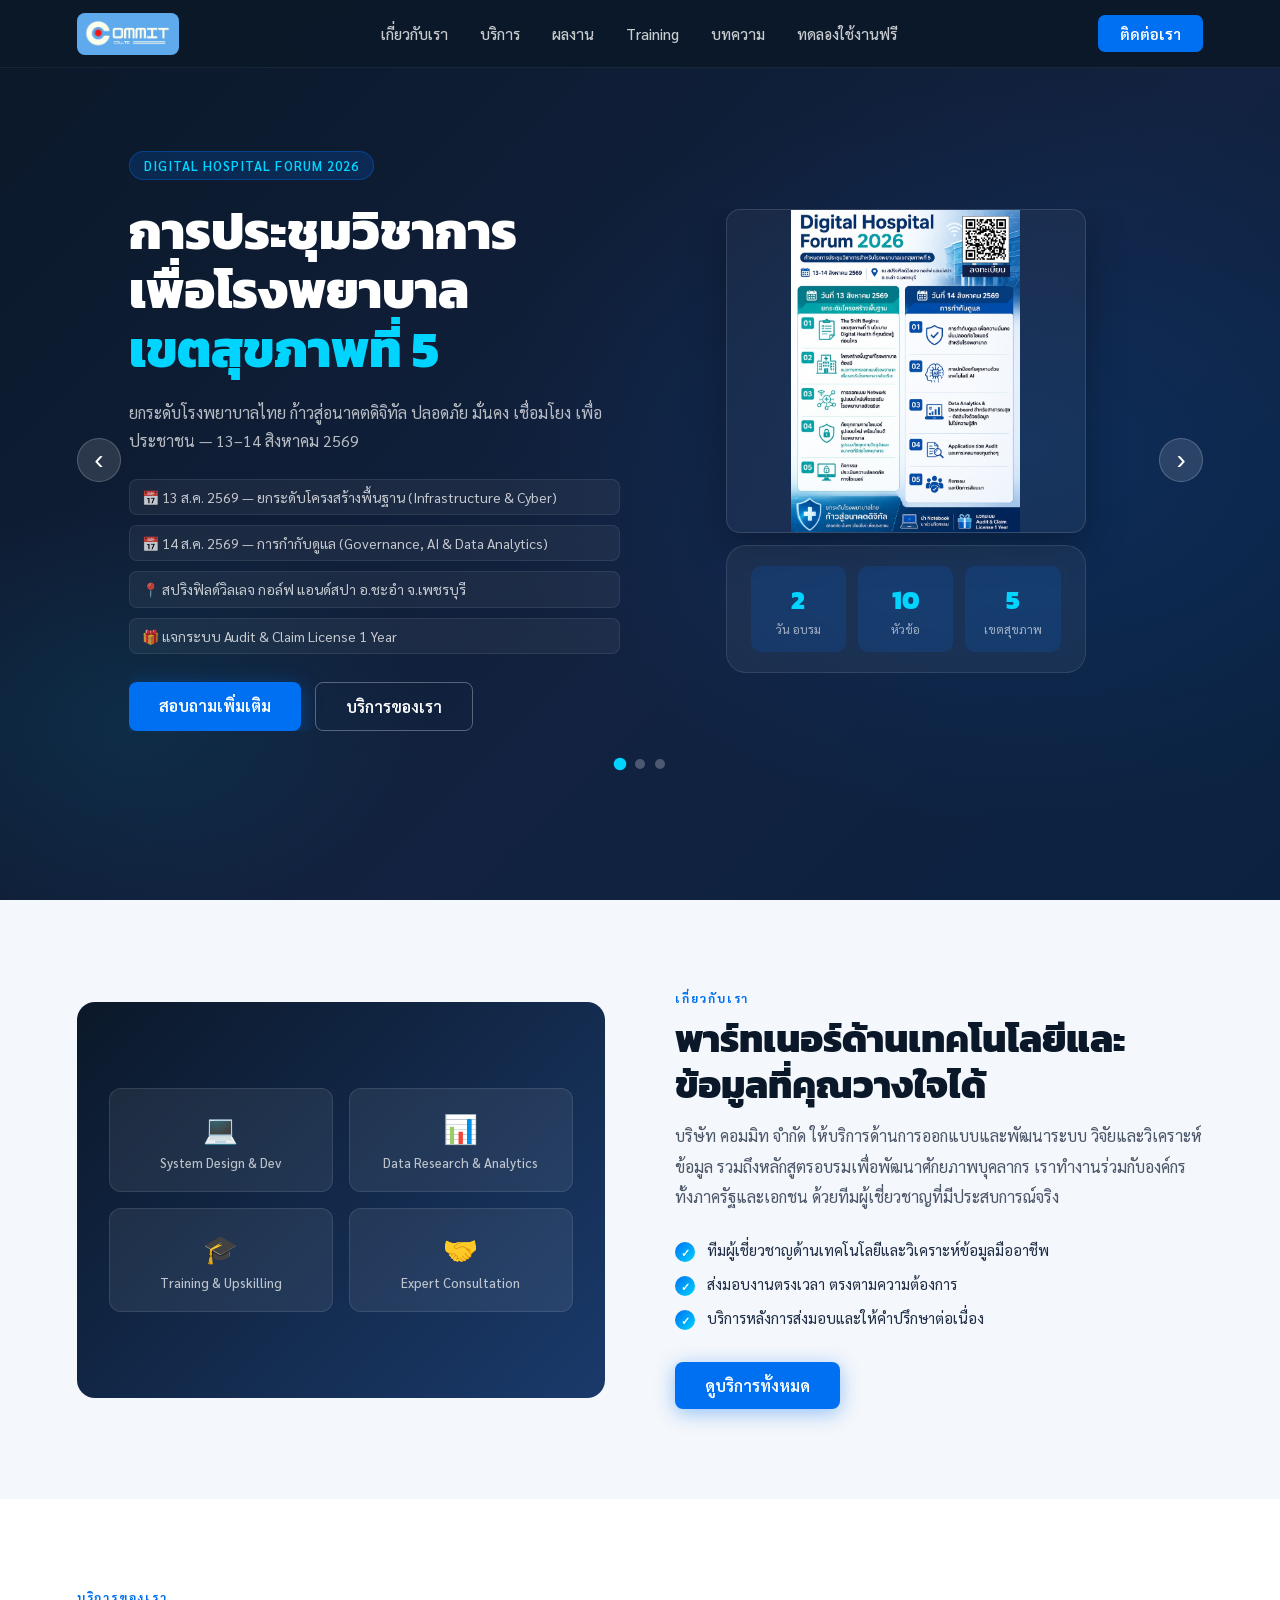
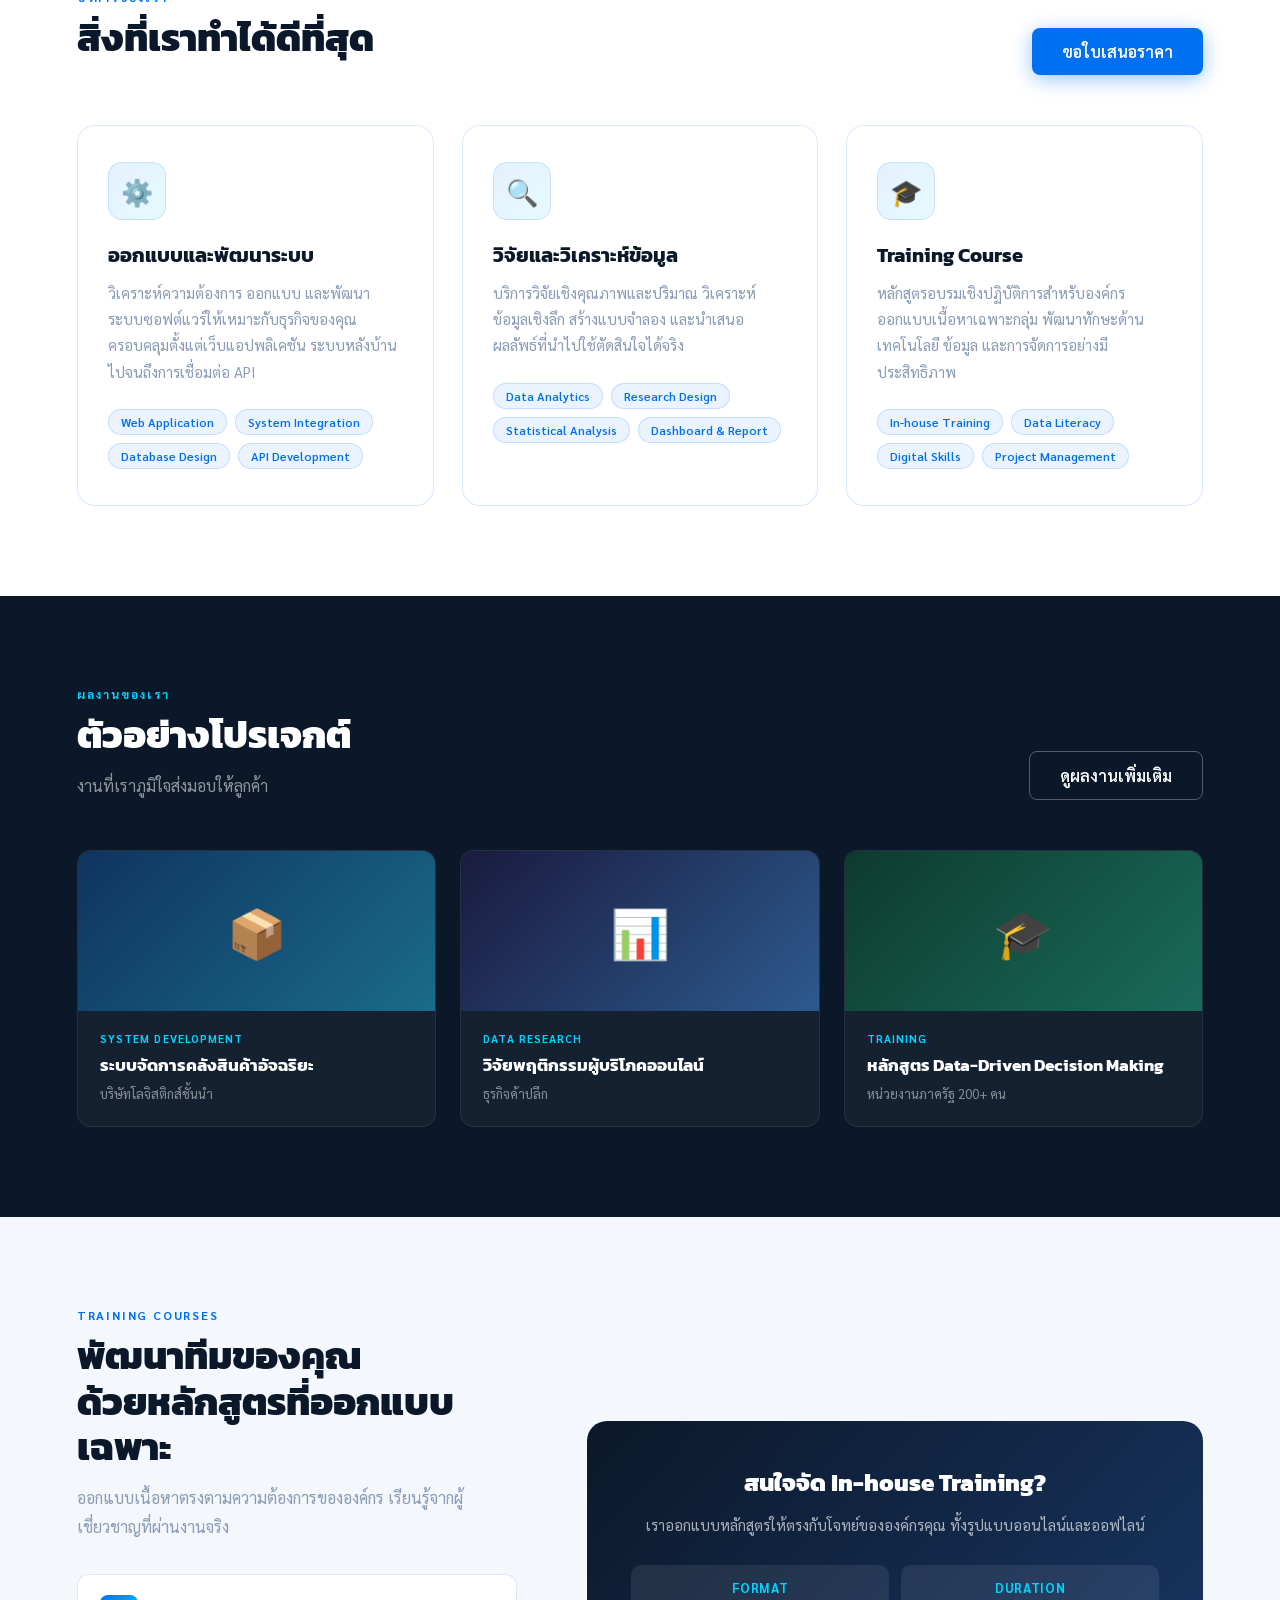
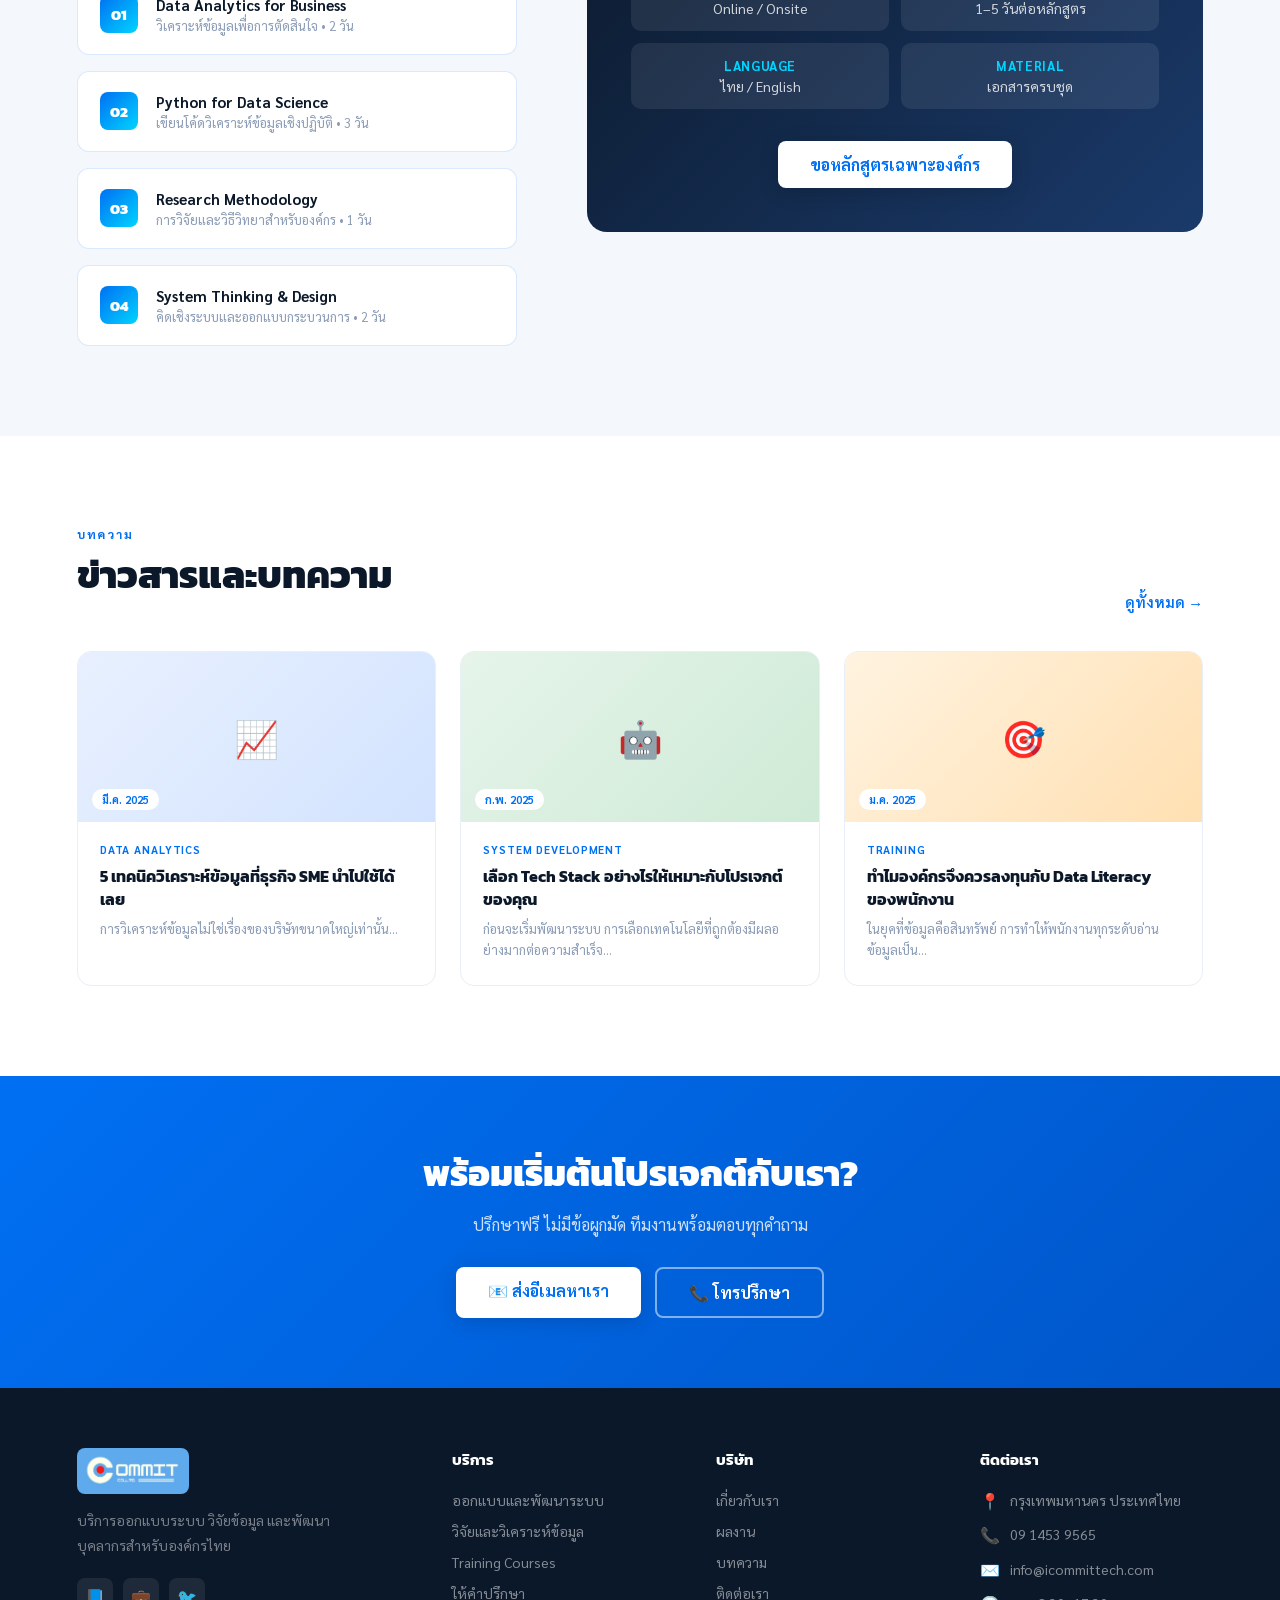
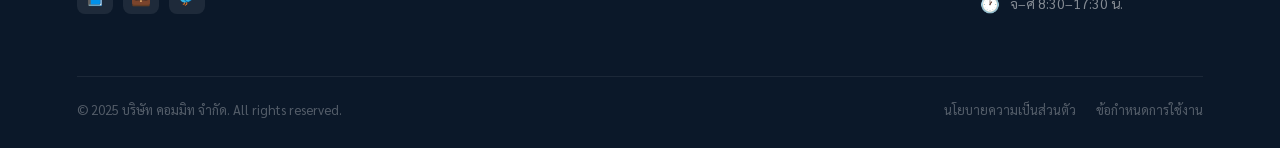
<file: index.html>
<!DOCTYPE html>
<html lang="th">
<head>
  <meta charset="UTF-8" />
  <meta name="viewport" content="width=device-width, initial-scale=1.0" />

  <!-- SEO -->
  <title>Commit Co., Ltd. | ออกแบบระบบ วิจัยข้อมูล Training</title>
  <meta name="description" content="บริษัท คอมมิท จำกัด ให้บริการออกแบบและพัฒนาระบบ วิจัยและวิเคราะห์ข้อมูล และ Training Course สำหรับองค์กรไทย" />
  <meta name="keywords" content="ออกแบบระบบ, พัฒนาระบบ, วิจัยข้อมูล, Data Analytics, Training, บริษัท คอมมิท" />

  <!-- Open Graph (Social Share) -->
  <meta property="og:title"       content="Commit Co., Ltd." />
  <meta property="og:description" content="ออกแบบระบบ วิจัยข้อมูล และ Training Course สำหรับองค์กร" />
  <meta property="og:image"       content="img/logo.png" />
  <meta property="og:type"        content="website" />

  <!-- Favicon -->
  <link rel="icon" type="image/png" href="img/logo.png" />

  <!-- Google Fonts -->
  <link rel="preconnect" href="https://fonts.googleapis.com" />
  <link rel="preconnect" href="https://fonts.gstatic.com" crossorigin />
  <link href="https://fonts.googleapis.com/css2?family=Sarabun:wght@300;400;500;600;700;800&family=Kanit:wght@400;600;700;800&display=swap" rel="stylesheet" />

  <!-- Stylesheet -->
  <link rel="stylesheet" href="css/style.css?v=6" />
</head>
<body>

<!-- ═══════════════════════════════════════════════════════
     NAVBAR
════════════════════════════════════════════════════════ -->
<nav role="navigation" aria-label="Main Navigation">
  <a href="#" class="logo">
    <img src="img/logo.png" alt="Commit Co., Ltd." style="height:42px;width:auto;border-radius:8px;" />
  </a>

  <ul class="nav-links">
    <li><a href="#about">เกี่ยวกับเรา</a></li>
    <li><a href="#services">บริการ</a></li>
    <li><a href="#projects">ผลงาน</a></li>
    <li><a href="#training">Training</a></li>
    <li><a href="#news">บทความ</a></li>
    <li><a href="trial.html">ทดลองใช้งานฟรี</a></li>

  </ul>

  <button class="nav-cta" onclick="document.getElementById('contact').scrollIntoView({behavior:'smooth'})">
    ติดต่อเรา
  </button>

  <div class="hamburger" role="button" aria-label="Toggle menu" aria-expanded="false" tabindex="0">
    <span></span><span></span><span></span>
  </div>
</nav>

<!-- Mobile Drawer -->
<div class="mobile-menu" aria-hidden="true">
  <a href="#about">เกี่ยวกับเรา</a>
  <a href="#services">บริการ</a>
  <a href="#projects">ผลงาน</a>
  <a href="#training">Training</a>
  <a href="#news">บทความ</a>
  <a href="trial.html">ทดลองใช้งานฟรี</a>
  <a href="#contact">ติดต่อเรา</a>
</div>


<!-- ═══════════════════════════════════════════════════════
     HERO SLIDER
════════════════════════════════════════════════════════ -->
<section id="hero" aria-label="Hero" aria-roledescription="carousel">
  <div class="hero-bg"></div>

  <div class="hero-slider">
    <div class="hero-slides" id="heroSlides">

      <!-- Slide 1: Digital Hospital Forum 2026 -->
      <div class="hero-slide active" role="group" aria-roledescription="slide" aria-label="1 จาก 3">
        <div class="hero-grid">
          <div class="hero-content">
            <div class="hero-label hero-label--forum">Digital Hospital Forum 2026</div>
            <h1 class="hero-title">
              การประชุมวิชาการ<br />
              เพื่อโรงพยาบาล<br />
              <span class="accent">เขตสุขภาพที่ 5</span>
            </h1>
            <p class="hero-desc">
              ยกระดับโรงพยาบาลไทย ก้าวสู่อนาคตดิจิทัล ปลอดภัย มั่นคง เชื่อมโยง เพื่อประชาชน
              — 13–14 สิงหาคม 2569
            </p>
            <ul class="hero-highlights">
              <li>📅 13 ส.ค. 2569 — ยกระดับโครงสร้างพื้นฐาน (Infrastructure &amp; Cyber)</li>
              <li>📅 14 ส.ค. 2569 — การกำกับดูแล (Governance, AI &amp; Data Analytics)</li>
              <li>📍 สปริงฟิลด์วิลเลจ กอล์ฟ แอนด์สปา อ.ชะอำ จ.เพชรบุรี</li>
              <li>🎁 แจกระบบ Audit &amp; Claim License 1 Year</li>
            </ul>
            <div class="hero-btns">
              <a href="#contact" class="btn-primary">สอบถามเพิ่มเติม</a>
              <a href="#services" class="btn-outline">บริการของเรา</a>
            </div>
          </div>
          <div class="hero-visual" aria-hidden="true">
            <div class="hero-card-wrap hero-card-wrap--poster">
              <div class="deco-ring"></div>
              <div class="hero-poster">
                <img src="img/forum-2026-poster.png" alt="Digital Hospital Forum 2026 — กำหนดการประชุมวิชาการสำหรับโรงพยาบาลเขตสุขภาพที่ 5" />
              </div>
              <div class="hero-card hero-card--compact">
                <div class="hero-stats">
                  <div class="stat">
                    <span class="stat-num">2</span>
                    <span class="stat-lbl">วัน อบรม</span>
                  </div>
                  <div class="stat">
                    <span class="stat-num">10</span>
                    <span class="stat-lbl">หัวข้อ</span>
                  </div>
                  <div class="stat">
                    <span class="stat-num">5</span>
                    <span class="stat-lbl">เขตสุขภาพ</span>
                  </div>
                </div>
              </div>
            </div>
          </div>
        </div>
      </div>

      <!-- Slide 2: บริษัท คอมมิท -->
      <div class="hero-slide" role="group" aria-roledescription="slide" aria-label="2 จาก 3">
        <div class="hero-grid">
          <div class="hero-content">
            <div class="hero-label">บริษัท คอมมิท จำกัด</div>
            <h1 class="hero-title">
              พัฒนาระบบ<br />
              วิจัยข้อมูล<br />
              <span class="accent">เพิ่มศักยภาพคน</span>
            </h1>
            <p class="hero-desc">
              เราช่วยองค์กรเติบโตด้วยบริการครบวงจร ตั้งแต่ออกแบบระบบไอที
              วิเคราะห์ข้อมูล ไปจนถึงพัฒนาทักษะบุคลากร
            </p>
            <div class="hero-btns">
              <a href="#services" class="btn-primary">บริการของเรา</a>
              <a href="#contact"  class="btn-outline">ติดต่อเรา</a>
            </div>
          </div>
          <div class="hero-visual" aria-hidden="true">
            <div class="hero-card-wrap">
              <div class="deco-ring"></div>
              <div class="hero-card">
                <div class="hero-card-tag">ผลลัพธ์ที่ผ่านมา</div>
                <h3>ลูกค้าได้รับ ผลลัพธ์จริง</h3>
                <div class="hero-stats">
                  <div class="stat">
                    <span class="stat-num">50+</span>
                    <span class="stat-lbl">โปรเจกต์ สำเร็จ</span>
                  </div>
                  <div class="stat">
                    <span class="stat-num">30+</span>
                    <span class="stat-lbl">ลูกค้า องค์กร</span>
                  </div>
                  <div class="stat">
                    <span class="stat-num">500+</span>
                    <span class="stat-lbl">ผู้เข้าฝึก อบรม</span>
                  </div>
                </div>
              </div>
            </div>
          </div>
        </div>
      </div>

      <!-- Slide 3: Audit & Claim AI (ACAI) -->
      <div class="hero-slide" role="group" aria-roledescription="slide" aria-label="3 จาก 3">
        <div class="hero-grid">
          <div class="hero-content">
            <div class="hero-label hero-label--acai">Audit &amp; Claim AI (ACAI)</div>
            <h1 class="hero-title">
              ระบบตรวจสอบเวชระเบียน<br />
              และการเคลม<br />
              <span class="accent">อัจฉริยะ</span>
            </h1>
            <p class="hero-desc">
              ตรวจครบ เคลมเต็ม ปลอดภัยตาม PDPA — ในไฟล์เดียว
              ทำงาน Offline 100% ข้อมูลผู้ป่วยไม่ออกนอกโรงพยาบาล
            </p>
            <ul class="hero-highlights">
              <li>🖥️ ทำงานในเครื่องทั้งหมด (Offline)</li>
              <li>🔒 ข้อมูลผู้ป่วยไม่ออกนอกโรงพยาบาล</li>
              <li>⚙️ ติดตั้งง่าย เปิดด้วย Chrome/Edge ไม่ต้องลง Server</li>
            </ul>
            <div class="hero-btns">
              <a href="trial.html" class="btn-primary">ทดลองใช้ฟรี 30 วัน</a>
              <a href="https://icommittech.com" class="btn-outline" target="_blank" rel="noopener">icommittech.com</a>
            </div>
          </div>
          <div class="hero-visual" aria-hidden="true">
            <div class="hero-card-wrap hero-card-wrap--poster">
              <div class="deco-ring"></div>
              <div class="hero-poster">
                <img src="img/acai-poster.png" alt="Audit &amp; Claim AI (ACAI) — ระบบตรวจสอบเวชระเบียนและการเคลมอัจฉริยะ" />
              </div>
              <div class="hero-card hero-card--compact">
                <div class="hero-stats">
                  <div class="stat">
                    <span class="stat-num">300</span>
                    <span class="stat-lbl">กฎ สปสช.</span>
                  </div>
                  <div class="stat">
                    <span class="stat-num">43</span>
                    <span class="stat-lbl">แฟ้มเวชระเบียน</span>
                  </div>
                  <div class="stat">
                    <span class="stat-num">30</span>
                    <span class="stat-lbl">วัน ทดลองฟรี</span>
                  </div>
                </div>
              </div>
            </div>
          </div>
        </div>
      </div>

    </div>

    <!-- Slider Controls -->
    <button class="hero-arrow hero-arrow--prev" aria-label="สไลด์ก่อนหน้า" type="button">&#8249;</button>
    <button class="hero-arrow hero-arrow--next" aria-label="สไลด์ถัดไป" type="button">&#8250;</button>

    <div class="hero-dots" role="tablist" aria-label="เลือกสไลด์">
      <button class="hero-dot active" role="tab" aria-selected="true"  aria-label="สไลด์ 1" data-slide="0" type="button"></button>
      <button class="hero-dot"        role="tab" aria-selected="false" aria-label="สไลด์ 2" data-slide="1" type="button"></button>
      <button class="hero-dot"        role="tab" aria-selected="false" aria-label="สไลด์ 3" data-slide="2" type="button"></button>
    </div>
  </div>
</section>


<!-- ═══════════════════════════════════════════════════════
     ABOUT
════════════════════════════════════════════════════════ -->
<section id="about" aria-label="About Us">
  <div class="section-inner">
    <div class="about-grid">

      <div class="about-img" aria-hidden="true">
        <div class="about-img-inner">
          <div class="about-block">
            <div class="about-block-icon">💻</div>
            <div class="about-block-txt">System Design &amp; Dev</div>
          </div>
          <div class="about-block">
            <div class="about-block-icon">📊</div>
            <div class="about-block-txt">Data Research &amp; Analytics</div>
          </div>
          <div class="about-block">
            <div class="about-block-icon">🎓</div>
            <div class="about-block-txt">Training &amp; Upskilling</div>
          </div>
          <div class="about-block">
            <div class="about-block-icon">🤝</div>
            <div class="about-block-txt">Expert Consultation</div>
          </div>
        </div>
      </div>

      <div class="about-content">
        <div class="sec-label">เกี่ยวกับเรา</div>
        <h2 class="sec-title">พาร์ทเนอร์ด้านเทคโนโลยีและข้อมูลที่คุณวางใจได้</h2>
        <p class="about-body">
          บริษัท คอมมิท จำกัด ให้บริการด้านการออกแบบและพัฒนาระบบ วิจัยและวิเคราะห์ข้อมูล
          รวมถึงหลักสูตรอบรมเพื่อพัฒนาศักยภาพบุคลากร เราทำงานร่วมกับองค์กรทั้งภาครัฐและเอกชน
          ด้วยทีมผู้เชี่ยวชาญที่มีประสบการณ์จริง
        </p>
        <div class="about-points">
          <div class="about-point">
            <div class="point-dot"></div>
            <span>ทีมผู้เชี่ยวชาญด้านเทคโนโลยีและวิเคราะห์ข้อมูลมืออาชีพ</span>
          </div>
          <div class="about-point">
            <div class="point-dot"></div>
            <span>ส่งมอบงานตรงเวลา ตรงตามความต้องการ</span>
          </div>
          <div class="about-point">
            <div class="point-dot"></div>
            <span>บริการหลังการส่งมอบและให้คำปรึกษาต่อเนื่อง</span>
          </div>
        </div>
        <a href="#services" class="btn-primary">ดูบริการทั้งหมด</a>
      </div>

    </div>
  </div>
</section>


<!-- ═══════════════════════════════════════════════════════
     SERVICES
════════════════════════════════════════════════════════ -->
<section id="services" aria-label="Services">
  <div class="section-inner">
    <div class="services-header">
      <div>
        <div class="sec-label">บริการของเรา</div>
        <h2 class="sec-title">สิ่งที่เราทำได้ดีที่สุด</h2>
      </div>
      <a href="#contact" class="btn-primary">ขอใบเสนอราคา</a>
    </div>

    <div class="service-cards">

      <article class="service-card">
        <div class="svc-icon" aria-hidden="true">⚙️</div>
        <h3 class="svc-title">ออกแบบและพัฒนาระบบ</h3>
        <p class="svc-desc">
          วิเคราะห์ความต้องการ ออกแบบ และพัฒนาระบบซอฟต์แวร์ให้เหมาะกับธุรกิจของคุณ
          ครอบคลุมตั้งแต่เว็บแอปพลิเคชัน ระบบหลังบ้าน ไปจนถึงการเชื่อมต่อ API
        </p>
        <div class="svc-tags">
          <span class="tag">Web Application</span>
          <span class="tag">System Integration</span>
          <span class="tag">Database Design</span>
          <span class="tag">API Development</span>
        </div>
      </article>

      <article class="service-card">
        <div class="svc-icon" aria-hidden="true">🔍</div>
        <h3 class="svc-title">วิจัยและวิเคราะห์ข้อมูล</h3>
        <p class="svc-desc">
          บริการวิจัยเชิงคุณภาพและปริมาณ วิเคราะห์ข้อมูลเชิงลึก สร้างแบบจำลอง
          และนำเสนอผลลัพธ์ที่นำไปใช้ตัดสินใจได้จริง
        </p>
        <div class="svc-tags">
          <span class="tag">Data Analytics</span>
          <span class="tag">Research Design</span>
          <span class="tag">Statistical Analysis</span>
          <span class="tag">Dashboard &amp; Report</span>
        </div>
      </article>

      <article class="service-card">
        <div class="svc-icon" aria-hidden="true">🎓</div>
        <h3 class="svc-title">Training Course</h3>
        <p class="svc-desc">
          หลักสูตรอบรมเชิงปฏิบัติการสำหรับองค์กร ออกแบบเนื้อหาเฉพาะกลุ่ม
          พัฒนาทักษะด้านเทคโนโลยี ข้อมูล และการจัดการอย่างมีประสิทธิภาพ
        </p>
        <div class="svc-tags">
          <span class="tag">In-house Training</span>
          <span class="tag">Data Literacy</span>
          <span class="tag">Digital Skills</span>
          <span class="tag">Project Management</span>
        </div>
      </article>

    </div>
  </div>
</section>


<!-- ═══════════════════════════════════════════════════════
     PROJECTS
════════════════════════════════════════════════════════ -->
<section id="projects" aria-label="Projects">
  <div class="section-inner">
    <div class="projects-header">
      <div>
        <div class="sec-label">ผลงานของเรา</div>
        <h2 class="sec-title">ตัวอย่างโปรเจกต์</h2>
        <p class="sec-desc">งานที่เราภูมิใจส่งมอบให้ลูกค้า</p>
      </div>
      <a href="#contact" class="btn-outline" style="color:#fff;border-color:rgba(255,255,255,0.3);">
        ดูผลงานเพิ่มเติม
      </a>
    </div>

    <div class="project-grid">

      <article class="project-card">
        <div class="project-thumb t1" aria-hidden="true">📦</div>
        <div class="project-body">
          <div class="project-cat">System Development</div>
          <h3 class="project-name">ระบบจัดการคลังสินค้าอัจฉริยะ</h3>
          <p class="project-sub">บริษัทโลจิสติกส์ชั้นนำ</p>
        </div>
      </article>

      <article class="project-card">
        <div class="project-thumb t2" aria-hidden="true">📊</div>
        <div class="project-body">
          <div class="project-cat">Data Research</div>
          <h3 class="project-name">วิจัยพฤติกรรมผู้บริโภคออนไลน์</h3>
          <p class="project-sub">ธุรกิจค้าปลีก</p>
        </div>
      </article>

      <article class="project-card">
        <div class="project-thumb t3" aria-hidden="true">🎓</div>
        <div class="project-body">
          <div class="project-cat">Training</div>
          <h3 class="project-name">หลักสูตร Data-Driven Decision Making</h3>
          <p class="project-sub">หน่วยงานภาครัฐ 200+ คน</p>
        </div>
      </article>

    </div>
  </div>
</section>


<!-- ═══════════════════════════════════════════════════════
     TRAINING
════════════════════════════════════════════════════════ -->
<section id="training" aria-label="Training Courses">
  <div class="section-inner">
    <div class="training-grid">

      <div>
        <div class="sec-label">Training Courses</div>
        <h2 class="sec-title">พัฒนาทีมของคุณ<br />ด้วยหลักสูตรที่ออกแบบเฉพาะ</h2>
        <p class="sec-desc">
          ออกแบบเนื้อหาตรงตามความต้องการขององค์กร เรียนรู้จากผู้เชี่ยวชาญที่ผ่านงานจริง
        </p>
        <div class="course-list">
          <div class="course-item">
            <div class="course-num">01</div>
            <div class="course-info">
              <div class="course-name">Data Analytics for Business</div>
              <div class="course-meta">วิเคราะห์ข้อมูลเพื่อการตัดสินใจ • 2 วัน</div>
            </div>
          </div>
          <div class="course-item">
            <div class="course-num">02</div>
            <div class="course-info">
              <div class="course-name">Python for Data Science</div>
              <div class="course-meta">เขียนโค้ดวิเคราะห์ข้อมูลเชิงปฏิบัติ • 3 วัน</div>
            </div>
          </div>
          <div class="course-item">
            <div class="course-num">03</div>
            <div class="course-info">
              <div class="course-name">Research Methodology</div>
              <div class="course-meta">การวิจัยและวิธีวิทยาสำหรับองค์กร • 1 วัน</div>
            </div>
          </div>
          <div class="course-item">
            <div class="course-num">04</div>
            <div class="course-info">
              <div class="course-name">System Thinking &amp; Design</div>
              <div class="course-meta">คิดเชิงระบบและออกแบบกระบวนการ • 2 วัน</div>
            </div>
          </div>
        </div>
      </div>

      <div class="training-cta-box">
        <h3>สนใจจัด In-house Training?</h3>
        <p>เราออกแบบหลักสูตรให้ตรงกับโจทย์ขององค์กรคุณ ทั้งรูปแบบออนไลน์และออฟไลน์</p>
        <div class="cta-feat">
          <div class="cta-feat-item"><strong>FORMAT</strong>Online / Onsite</div>
          <div class="cta-feat-item"><strong>DURATION</strong>1–5 วันต่อหลักสูตร</div>
          <div class="cta-feat-item"><strong>LANGUAGE</strong>ไทย / English</div>
          <div class="cta-feat-item"><strong>MATERIAL</strong>เอกสารครบชุด</div>
        </div>
        <a href="#contact" class="btn-white">ขอหลักสูตรเฉพาะองค์กร</a>
      </div>

    </div>
  </div>
</section>


<!-- ═══════════════════════════════════════════════════════
     NEWS
════════════════════════════════════════════════════════ -->
<section id="news" aria-label="News and Articles">
  <div class="section-inner">
    <div class="news-header">
      <div>
        <div class="sec-label">บทความ</div>
        <h2 class="sec-title">ข่าวสารและบทความ</h2>
      </div>
      <a href="#" class="news-all-link">ดูทั้งหมด →</a>
    </div>

    <div class="news-grid">

      <article class="news-card">
        <div class="news-thumb n1" aria-hidden="true">
          📈
          <div class="news-date">มี.ค. 2025</div>
        </div>
        <div class="news-body">
          <div class="news-cat">Data Analytics</div>
          <h3 class="news-title">5 เทคนิควิเคราะห์ข้อมูลที่ธุรกิจ SME นำไปใช้ได้เลย</h3>
          <p class="news-excerpt">การวิเคราะห์ข้อมูลไม่ใช่เรื่องของบริษัทขนาดใหญ่เท่านั้น...</p>
        </div>
      </article>

      <article class="news-card">
        <div class="news-thumb n2" aria-hidden="true">
          🤖
          <div class="news-date">ก.พ. 2025</div>
        </div>
        <div class="news-body">
          <div class="news-cat">System Development</div>
          <h3 class="news-title">เลือก Tech Stack อย่างไรให้เหมาะกับโปรเจกต์ของคุณ</h3>
          <p class="news-excerpt">ก่อนจะเริ่มพัฒนาระบบ การเลือกเทคโนโลยีที่ถูกต้องมีผลอย่างมากต่อความสำเร็จ...</p>
        </div>
      </article>

      <article class="news-card">
        <div class="news-thumb n3" aria-hidden="true">
          🎯
          <div class="news-date">ม.ค. 2025</div>
        </div>
        <div class="news-body">
          <div class="news-cat">Training</div>
          <h3 class="news-title">ทำไมองค์กรจึงควรลงทุนกับ Data Literacy ของพนักงาน</h3>
          <p class="news-excerpt">ในยุคที่ข้อมูลคือสินทรัพย์ การทำให้พนักงานทุกระดับอ่านข้อมูลเป็น...</p>
        </div>
      </article>

    </div>
  </div>
</section>


<!-- ═══════════════════════════════════════════════════════
     CTA BAND
════════════════════════════════════════════════════════ -->
<section id="cta-band" aria-label="Call to Action">
  <h2>พร้อมเริ่มต้นโปรเจกต์กับเรา?</h2>
  <p>ปรึกษาฟรี ไม่มีข้อผูกมัด ทีมงานพร้อมตอบทุกคำถาม</p>
  <div class="cta-band-btns">
    <a href="mailto:info@commit.co.th" class="btn-white">📧 ส่งอีเมลหาเรา</a>
    <a href="tel:020000000"            class="btn-ghost">📞 โทรปรึกษา</a>
  </div>
</section>


<!-- ═══════════════════════════════════════════════════════
     FOOTER
════════════════════════════════════════════════════════ -->
<footer id="contact" aria-label="Footer and Contact">
  <div class="footer-grid">

    <div class="footer-brand">
      <a href="#" class="logo">
        <img src="img/logo.png" alt="Commit Co., Ltd." style="height:46px;width:auto;border-radius:8px;" />
      </a>
      <p>บริการออกแบบระบบ วิจัยข้อมูล และพัฒนาบุคลากรสำหรับองค์กรไทย</p>
      <div class="footer-social">
        <a href="#" class="social-btn" aria-label="Facebook">📘</a>
        <a href="#" class="social-btn" aria-label="LinkedIn">💼</a>
        <a href="#" class="social-btn" aria-label="Twitter">🐦</a>
      </div>
    </div>

    <div class="footer-col">
      <h4>บริการ</h4>
      <ul>
        <li><a href="#services">ออกแบบและพัฒนาระบบ</a></li>
        <li><a href="#services">วิจัยและวิเคราะห์ข้อมูล</a></li>
        <li><a href="#training">Training Courses</a></li>
        <li><a href="#services">ให้คำปรึกษา</a></li>
      </ul>
    </div>

    <div class="footer-col">
      <h4>บริษัท</h4>
      <ul>
        <li><a href="#about">เกี่ยวกับเรา</a></li>
        <li><a href="#projects">ผลงาน</a></li>
        <li><a href="#news">บทความ</a></li>
        <li><a href="#contact">ติดต่อเรา</a></li>
      </ul>
    </div>

    <div class="footer-col">
      <h4>ติดต่อเรา</h4>
      <div class="footer-contact-item">
        <span class="contact-icon">📍</span>
        <span class="contact-text">กรุงเทพมหานคร ประเทศไทย</span>
      </div>
      <div class="footer-contact-item">
        <span class="contact-icon">📞</span>
        <span class="contact-text">09 1453 9565</span>
      </div>
      <div class="footer-contact-item">
        <span class="contact-icon">✉️</span>
        <span class="contact-text">info@icommittech.com</span>
      </div>
      <div class="footer-contact-item">
        <span class="contact-icon">🕐</span>
        <span class="contact-text">จ–ศ 8:30–17:30 น.</span>
      </div>
    </div>

  </div>

  <div class="footer-bottom">
    <p>© 2025 บริษัท คอมมิท จำกัด. All rights reserved.</p>
    <div class="footer-links">
      <a href="#">นโยบายความเป็นส่วนตัว</a>
      <a href="#">ข้อกำหนดการใช้งาน</a>
    </div>
  </div>
</footer>


<!-- JavaScript -->
<script src="js/main.js?v=2"></script>
</body>
</html>
</file>
<file: css/style.css>
/* ============================================================
   COMMIT CO., LTD. — Main Stylesheet
   style.css
   ============================================================ */

*, *::before, *::after { box-sizing: border-box; margin: 0; padding: 0; }

:root {
  --navy:    #0B1829;
  --navy2:   #122240;
  --blue:    #0070F3;
  --blue-lt: #3B9BFF;
  --cyan:    #00D4FF;
  --white:   #FFFFFF;
  --off:     #F4F7FB;
  --gray:    #8A9BB5;
  --text:    #1E2D45;
  --border:  rgba(0,112,243,0.15);
  --shadow:  0 8px 40px rgba(0,0,0,0.10);
}

html { scroll-behavior: smooth; overflow-x: clip; }
body { font-family: 'Sarabun', sans-serif; color: var(--text); background: #fff; overflow-x: clip; }

/* ── NAVBAR ─────────────────────────────────────────── */
nav {
  position: fixed; top: 0; left: 0; right: 0; z-index: 100;
  display: flex; align-items: center; justify-content: space-between;
  padding: 0 6%; height: 68px;
  background: rgba(11,24,41,0.96);
  backdrop-filter: blur(12px);
  border-bottom: 1px solid rgba(255,255,255,0.06);
  transition: background .3s;
}
.logo { display: flex; align-items: center; gap: 10px; text-decoration: none; }
.nav-links { display: flex; gap: 32px; list-style: none; }
.nav-links a {
  color: rgba(255,255,255,0.78); text-decoration: none;
  font-size: 15px; font-weight: 500; transition: color .2s;
}
.nav-links a:hover { color: var(--cyan); }
.nav-cta {
  background: var(--blue); color: #fff; border: none; border-radius: 7px;
  padding: 9px 22px; font-family: 'Sarabun', sans-serif; font-size: 15px;
  font-weight: 600; cursor: pointer; transition: background .2s, transform .15s;
}
.nav-cta:hover { background: var(--blue-lt); transform: translateY(-1px); }
.hamburger { display: none; flex-direction: column; gap: 5px; cursor: pointer; }
.hamburger span { display: block; width: 24px; height: 2px; background: #fff; border-radius: 2px; }

/* Mobile Nav Drawer */
.mobile-menu {
  display: none; position: fixed; top: 68px; left: 0; right: 0; z-index: 99;
  background: rgba(11,24,41,0.98); backdrop-filter: blur(12px);
  padding: 20px 6% 28px; border-bottom: 1px solid rgba(255,255,255,0.08);
  flex-direction: column; gap: 4px;
}
.mobile-menu.open { display: flex; }
.mobile-menu a {
  color: rgba(255,255,255,0.8); text-decoration: none; font-size: 16px;
  font-weight: 500; padding: 12px 0; border-bottom: 1px solid rgba(255,255,255,0.06);
  transition: color .2s;
}
.mobile-menu a:last-child { border-bottom: none; }
.mobile-menu a:hover { color: var(--cyan); }

/* ── HERO ────────────────────────────────────────────── */
#hero {
  min-height: 100vh;
  background: linear-gradient(135deg, var(--navy) 0%, var(--navy2) 60%, #0a2240 100%);
  display: flex; align-items: center;
  padding: 68px 6% 48px;
  position: relative; overflow: hidden;
}
.hero-bg {
  position: absolute; inset: 0; pointer-events: none;
  background:
    radial-gradient(ellipse 60% 60% at 80% 50%, rgba(0,112,243,0.14) 0%, transparent 70%),
    radial-gradient(ellipse 40% 40% at 10% 80%, rgba(0,212,255,0.08) 0%, transparent 60%);
}

/* Hero Slider */
.hero-slider {
  width: 100%; max-width: 1200px; margin: 0 auto;
  position: relative; z-index: 1;
  padding: 0 52px;
}
.hero-slides {
  position: relative;
  width: 100%;
  overflow: hidden;
}
.hero-slide {
  width: 100%;
  opacity: 0;
  visibility: hidden;
  position: absolute;
  top: 0; left: 0; right: 0;
  transition: opacity 0.55s ease, visibility 0.55s;
  pointer-events: none;
  z-index: 0;
}
.hero-slide.active {
  position: relative;
  opacity: 1;
  visibility: visible;
  pointer-events: auto;
  z-index: 1;
}
.hero-grid {
  display: grid; grid-template-columns: 1fr 1fr;
  gap: 40px; align-items: center;
  width: 100%;
  min-width: 0;
}
.hero-grid > * { min-width: 0; }
.hero-content { max-width: 100%; }
.hero-highlights {
  list-style: none; margin-bottom: 28px;
  display: flex; flex-direction: column; gap: 10px;
}
.hero-highlights li {
  font-size: 14px; color: rgba(255,255,255,0.75);
  padding: 7px 12px; border-radius: 8px;
  background: rgba(255,255,255,0.05);
  border: 1px solid rgba(255,255,255,0.08);
  line-height: 1.45;
}
.hero-label--acai {
  background: rgba(0,212,255,0.12);
  border-color: rgba(0,212,255,0.35);
}
.hero-label--forum {
  background: rgba(46,204,113,0.15);
  border-color: rgba(46,204,113,0.4);
  color: #5dffa8;
}
.hero-arrow {
  position: absolute; top: 50%; transform: translateY(-50%);
  width: 44px; height: 44px; border-radius: 50%;
  background: rgba(255,255,255,0.12); border: 1px solid rgba(255,255,255,0.2);
  color: #fff; font-size: 28px; line-height: 1; cursor: pointer;
  display: flex; align-items: center; justify-content: center;
  transition: background .2s, border-color .2s;
  z-index: 10;
}
.hero-arrow:hover { background: rgba(0,112,243,0.5); border-color: var(--cyan); }
.hero-arrow--prev { left: 0; }
.hero-arrow--next { right: 0; }
.hero-dots {
  display: flex; justify-content: center; gap: 10px;
  margin-top: 28px;
  position: relative;
  z-index: 10;
}
.hero-dot {
  width: 10px; height: 10px; border-radius: 50%;
  background: rgba(255,255,255,0.25); border: none; cursor: pointer;
  padding: 0; transition: background .25s, transform .25s;
}
.hero-dot.active {
  background: var(--cyan); transform: scale(1.25);
}
.hero-dot:hover { background: rgba(0,212,255,0.6); }
.hero-label {
  display: inline-block;
  background: rgba(0,112,243,0.18); border: 1px solid rgba(0,112,243,0.35);
  color: var(--cyan); font-size: 13px; font-weight: 600; letter-spacing: .08em;
  padding: 5px 14px; border-radius: 20px; margin-bottom: 22px; text-transform: uppercase;
}
.hero-title {
  font-family: 'Kanit', sans-serif; font-size: clamp(32px,4vw,52px);
  font-weight: 800; color: #fff; line-height: 1.15; margin-bottom: 20px;
}
.hero-title .accent { color: var(--cyan); }
.hero-desc { font-size: 16px; color: rgba(255,255,255,0.7); line-height: 1.75; margin-bottom: 24px; }
.hero-btns { display: flex; gap: 14px; flex-wrap: wrap; }

/* Buttons */
.btn-primary {
  background: var(--blue); color: #fff; padding: 13px 30px; border-radius: 8px;
  font-size: 16px; font-weight: 600; text-decoration: none;
  transition: background .2s, transform .15s, box-shadow .2s;
  box-shadow: 0 4px 20px rgba(0,112,243,0.4);
  display: inline-block;
}
.btn-primary:hover { background: var(--blue-lt); transform: translateY(-2px); box-shadow: 0 6px 28px rgba(0,112,243,0.5); }
.btn-outline {
  border: 1.5px solid rgba(255,255,255,0.3); color: #fff;
  padding: 13px 30px; border-radius: 8px;
  font-size: 16px; font-weight: 600; text-decoration: none;
  transition: border-color .2s, background .2s; display: inline-block;
}
.btn-outline:hover { border-color: var(--cyan); background: rgba(0,212,255,0.08); }
.btn-white {
  background: #fff; color: var(--blue); padding: 13px 32px; border-radius: 8px;
  font-size: 16px; font-weight: 700; text-decoration: none;
  transition: transform .15s, box-shadow .2s;
  box-shadow: 0 4px 20px rgba(0,0,0,0.15); display: inline-block;
}
.btn-white:hover { transform: translateY(-2px); box-shadow: 0 6px 28px rgba(0,0,0,0.2); }
.btn-ghost {
  border: 2px solid rgba(255,255,255,0.5); color: #fff;
  padding: 13px 32px; border-radius: 8px;
  font-size: 16px; font-weight: 700; text-decoration: none;
  transition: border-color .2s, background .2s; display: inline-block;
}
.btn-ghost:hover { border-color: #fff; background: rgba(255,255,255,0.1); }

/* Hero Visual Card */
.hero-visual {
  display: flex; justify-content: center; align-items: center;
  min-width: 0; max-width: 100%; overflow: hidden;
}
.hero-card-wrap { position: relative; width: 100%; max-width: 380px; margin: 0 auto; }
.hero-card-wrap--poster { max-width: 360px; }
.hero-card-wrap--poster .deco-ring { display: none; }
.hero-card {
  background: rgba(255,255,255,0.05); border: 1px solid rgba(255,255,255,0.1);
  border-radius: 20px; padding: 32px; backdrop-filter: blur(10px);
  animation: float 5s ease-in-out infinite;
}
@keyframes float { 0%,100%{transform:translateY(0)} 50%{transform:translateY(-12px)} }
.hero-card-tag {
  font-size: 12px; color: var(--cyan); font-weight: 600;
  letter-spacing: .08em; text-transform: uppercase; margin-bottom: 14px;
}
.hero-card h3 { color: #fff; font-family: 'Kanit', sans-serif; font-size: 20px; font-weight: 700; margin-bottom: 20px; }
.hero-stats { display: grid; grid-template-columns: repeat(3,1fr); gap: 12px; }
.stat { background: rgba(0,112,243,0.15); border-radius: 10px; padding: 14px 10px; text-align: center; }
.stat-num { font-family: 'Kanit', sans-serif; font-size: 26px; font-weight: 800; color: var(--cyan); display: block; }
.stat-lbl { font-size: 12px; color: rgba(255,255,255,0.6); margin-top: 3px; line-height: 1.3; display: block; }
.deco-ring {
  position: absolute; width: 200px; height: 200px; border-radius: 50%;
  border: 1.5px dashed rgba(0,212,255,0.2);
  top: -40px; right: -40px; animation: spin 25s linear infinite;
}
@keyframes spin { to{transform:rotate(360deg)} }
.hero-poster {
  border-radius: 14px; overflow: hidden;
  border: 1px solid rgba(255,255,255,0.12);
  box-shadow: 0 12px 40px rgba(0,0,0,0.3);
  margin-bottom: 12px;
  max-height: 36vh;
  display: flex;
  align-items: center;
  justify-content: center;
  background: rgba(255,255,255,0.04);
}
.hero-poster img {
  width: 100%; height: auto; max-height: 36vh;
  display: block; object-fit: contain;
}
.hero-card--compact {
  padding: 20px 24px;
  animation: none;
}

/* ── SECTIONS BASE ───────────────────────────────────── */
section { padding: 90px 6%; }
.section-inner { max-width: 1200px; margin: 0 auto; }
.sec-label {
  font-size: 12px; font-weight: 700; letter-spacing: .15em;
  text-transform: uppercase; color: var(--blue); margin-bottom: 10px;
}
.sec-title {
  font-family: 'Kanit', sans-serif; font-size: clamp(26px,3vw,38px);
  font-weight: 800; color: var(--navy); line-height: 1.2; margin-bottom: 14px;
}
.sec-desc { font-size: 16px; color: var(--gray); line-height: 1.8; max-width: 580px; }

/* ── ABOUT ───────────────────────────────────────────── */
#about { background: var(--off); }
.about-grid { display: grid; grid-template-columns: 1fr 1fr; gap: 70px; align-items: center; }
.about-img {
  border-radius: 18px; overflow: hidden;
  background: linear-gradient(135deg, var(--navy) 0%, #1a3a6b 100%);
  aspect-ratio: 4/3; display: flex; align-items: center; justify-content: center;
}
.about-img-inner { display: grid; grid-template-columns: 1fr 1fr; gap: 16px; padding: 32px; width: 100%; }
.about-block {
  background: rgba(255,255,255,0.07); border-radius: 12px; padding: 20px 16px;
  border: 1px solid rgba(255,255,255,0.1); text-align: center;
}
.about-block-icon { font-size: 28px; margin-bottom: 8px; }
.about-block-txt { font-size: 13px; color: rgba(255,255,255,0.7); font-weight: 500; }
.about-body { font-size: 16px; color: #4A5568; line-height: 1.9; margin-bottom: 28px; }
.about-points { display: flex; flex-direction: column; gap: 12px; margin-bottom: 32px; }
.about-point { display: flex; align-items: flex-start; gap: 12px; font-size: 15px; color: var(--text); }
.point-dot {
  width: 20px; height: 20px; border-radius: 50%;
  background: linear-gradient(135deg,var(--blue),var(--cyan));
  flex-shrink: 0; margin-top: 2px;
  display: flex; align-items: center; justify-content: center;
}
.point-dot::after { content:'✓'; color:#fff; font-size:11px; font-weight:700; }

/* ── SERVICES ────────────────────────────────────────── */
#services { background: #fff; }
.services-header {
  display: flex; justify-content: space-between; align-items: flex-end;
  margin-bottom: 50px; flex-wrap: wrap; gap: 20px;
}
.service-cards { display: grid; grid-template-columns: repeat(3,1fr); gap: 28px; }
.service-card {
  border: 1.5px solid var(--border); border-radius: 18px; padding: 36px 30px;
  background: #fff; transition: transform .25s, box-shadow .25s, border-color .25s;
  position: relative; overflow: hidden;
}
.service-card::before {
  content: ''; position: absolute; top: 0; left: 0; right: 0; height: 4px;
  background: linear-gradient(90deg, var(--blue), var(--cyan));
  transform: scaleX(0); transform-origin: left; transition: transform .3s;
}
.service-card:hover { transform: translateY(-6px); box-shadow: 0 20px 50px rgba(0,112,243,0.12); border-color: var(--blue); }
.service-card:hover::before { transform: scaleX(1); }
.svc-icon {
  width: 58px; height: 58px; border-radius: 14px;
  background: linear-gradient(135deg, rgba(0,112,243,0.1), rgba(0,212,255,0.1));
  display: flex; align-items: center; justify-content: center;
  font-size: 26px; margin-bottom: 22px;
  border: 1px solid rgba(0,112,243,0.15);
}
.svc-title { font-family: 'Kanit', sans-serif; font-size: 20px; font-weight: 700; color: var(--navy); margin-bottom: 12px; line-height: 1.3; }
.svc-desc { font-size: 15px; color: var(--gray); line-height: 1.75; margin-bottom: 24px; }
.svc-tags { display: flex; flex-wrap: wrap; gap: 8px; }
.tag {
  font-size: 12px; font-weight: 600; padding: 4px 12px; border-radius: 20px;
  background: rgba(0,112,243,0.08); color: var(--blue); border: 1px solid rgba(0,112,243,0.18);
}

/* ── PROJECTS ────────────────────────────────────────── */
#projects { background: var(--navy); }
#projects .sec-label { color: var(--cyan); }
#projects .sec-title { color: #fff; }
#projects .sec-desc  { color: rgba(255,255,255,0.55); }
.projects-header {
  display: flex; justify-content: space-between; align-items: flex-end;
  flex-wrap: wrap; gap: 16px;
}
.project-grid { display: grid; grid-template-columns: repeat(3,1fr); gap: 24px; margin-top: 50px; }
.project-card {
  border-radius: 14px; overflow: hidden;
  background: rgba(255,255,255,0.04); border: 1px solid rgba(255,255,255,0.08);
  transition: transform .25s, border-color .25s; cursor: pointer;
}
.project-card:hover { transform: translateY(-4px); border-color: rgba(0,212,255,0.3); }
.project-thumb {
  height: 160px; display: flex; align-items: center;
  justify-content: center; font-size: 48px;
}
.project-thumb.t1 { background: linear-gradient(135deg,#0f3460,#1a6b8a); }
.project-thumb.t2 { background: linear-gradient(135deg,#1a1a3e,#2d5a8e); }
.project-thumb.t3 { background: linear-gradient(135deg,#0d3b2e,#1a6b5a); }
.project-body { padding: 20px 22px 24px; }
.project-cat { font-size: 11px; font-weight: 700; color: var(--cyan); letter-spacing: .1em; text-transform: uppercase; margin-bottom: 8px; }
.project-name { font-family: 'Kanit', sans-serif; font-size: 17px; font-weight: 700; color: #fff; margin-bottom: 8px; line-height: 1.35; }
.project-sub { font-size: 13px; color: rgba(255,255,255,0.5); }

/* ── TRAINING ────────────────────────────────────────── */
#training { background: var(--off); }
.training-grid { display: grid; grid-template-columns: 1fr 1.4fr; gap: 70px; align-items: center; }
.course-list { display: flex; flex-direction: column; gap: 16px; margin-top: 32px; }
.course-item {
  background: #fff; border: 1.5px solid var(--border); border-radius: 12px;
  padding: 20px 22px; display: flex; align-items: center; gap: 18px;
  transition: border-color .2s, box-shadow .2s;
}
.course-item:hover { border-color: var(--blue); box-shadow: 0 4px 20px rgba(0,112,243,0.1); }
.course-num {
  width: 38px; height: 38px; border-radius: 8px;
  background: linear-gradient(135deg,var(--blue),var(--cyan));
  color: #fff; font-family: 'Kanit', sans-serif; font-weight: 800; font-size: 15px;
  display: flex; align-items: center; justify-content: center; flex-shrink: 0;
}
.course-info { flex: 1; }
.course-name { font-weight: 700; font-size: 15px; color: var(--navy); margin-bottom: 3px; }
.course-meta { font-size: 13px; color: var(--gray); }
.training-cta-box {
  background: linear-gradient(135deg, var(--navy), #1a3a6b);
  border-radius: 20px; padding: 44px; color: #fff; text-align: center;
}
.training-cta-box h3 { font-family:'Kanit',sans-serif; font-size:24px; font-weight:800; margin-bottom:12px; }
.training-cta-box p { color:rgba(255,255,255,0.65); font-size:15px; line-height:1.7; margin-bottom:28px; }
.cta-feat { display:grid; grid-template-columns:1fr 1fr; gap:12px; margin-bottom:32px; }
.cta-feat-item { background:rgba(255,255,255,0.08); border-radius:10px; padding:14px 12px; font-size:14px; color:rgba(255,255,255,0.8); }
.cta-feat-item strong { display:block; font-size:13px; color:var(--cyan); margin-bottom:3px; font-weight:700; letter-spacing:.05em; }

/* ── NEWS ────────────────────────────────────────────── */
#news { background: #fff; }
.news-header {
  display:flex; justify-content:space-between; align-items:flex-end;
  margin-bottom:40px; flex-wrap:wrap; gap:16px;
}
.news-all-link { color:var(--blue); font-weight:600; font-size:15px; text-decoration:none; }
.news-all-link:hover { color:var(--blue-lt); }
.news-grid { display:grid; grid-template-columns:repeat(3,1fr); gap:24px; }
.news-card {
  border:1.5px solid #E8EFF8; border-radius:14px; overflow:hidden;
  transition:transform .2s, box-shadow .2s;
}
.news-card:hover { transform:translateY(-4px); box-shadow:var(--shadow); }
.news-thumb {
  height:170px; display:flex; align-items:center;
  justify-content:center; font-size:36px; position:relative;
}
.news-thumb.n1 { background:linear-gradient(135deg,#e8f0fe,#d2e3ff); }
.news-thumb.n2 { background:linear-gradient(135deg,#e6f4ea,#ceead6); }
.news-thumb.n3 { background:linear-gradient(135deg,#fff3e0,#ffe0b2); }
.news-date {
  position:absolute; bottom:12px; left:14px;
  font-size:11px; font-weight:700; color:var(--blue);
  background:#fff; padding:3px 10px; border-radius:12px;
}
.news-body { padding:20px 22px 24px; }
.news-cat { font-size:11px; font-weight:700; color:var(--blue); letter-spacing:.08em; text-transform:uppercase; margin-bottom:8px; }
.news-title { font-family:'Kanit',sans-serif; font-size:16px; font-weight:700; color:var(--navy); line-height:1.4; margin-bottom:8px; }
.news-excerpt { font-size:13px; color:var(--gray); line-height:1.65; }

/* ── CTA BAND ────────────────────────────────────────── */
#cta-band {
  background: linear-gradient(135deg, var(--blue) 0%, #0055c8 100%);
  padding: 70px 6%; text-align: center;
}
#cta-band h2 { font-family:'Kanit',sans-serif; font-size:clamp(24px,3vw,36px); font-weight:800; color:#fff; margin-bottom:14px; }
#cta-band p  { font-size:16px; color:rgba(255,255,255,0.8); margin-bottom:32px; }
.cta-band-btns { display:flex; gap:14px; justify-content:center; flex-wrap:wrap; }

/* ── FOOTER ──────────────────────────────────────────── */
footer { background: var(--navy); padding: 60px 6% 30px; }
.footer-grid {
  max-width: 1200px; margin: 0 auto;
  display: grid; grid-template-columns: 1.5fr 1fr 1fr 1fr;
  gap: 40px; margin-bottom: 50px;
}
.footer-brand p { font-size:14px; color:rgba(255,255,255,0.45); line-height:1.8; margin-top:14px; max-width:260px; }
.footer-social { display:flex; gap:10px; margin-top:20px; }
.social-btn {
  width:36px; height:36px; border-radius:8px;
  background:rgba(255,255,255,0.08);
  display:flex; align-items:center; justify-content:center;
  font-size:16px; transition:background .2s; cursor:pointer;
  text-decoration:none;
}
.social-btn:hover { background:var(--blue); }
.footer-col h4 { font-family:'Kanit',sans-serif; font-size:15px; font-weight:700; color:#fff; margin-bottom:18px; }
.footer-col ul { list-style:none; display:flex; flex-direction:column; gap:10px; }
.footer-col ul a { color:rgba(255,255,255,0.5); text-decoration:none; font-size:14px; transition:color .2s; }
.footer-col ul a:hover { color:var(--cyan); }
.footer-contact-item { display:flex; gap:10px; margin-bottom:12px; }
.contact-icon { color:var(--cyan); font-size:16px; flex-shrink:0; margin-top:1px; }
.contact-text { font-size:14px; color:rgba(255,255,255,0.5); line-height:1.6; }
.footer-bottom {
  border-top:1px solid rgba(255,255,255,0.07); padding-top:24px;
  display:flex; justify-content:space-between; align-items:center;
  flex-wrap:wrap; gap:12px; max-width:1200px; margin:0 auto;
}
.footer-bottom p { font-size:13px; color:rgba(255,255,255,0.3); }
.footer-links { display:flex; gap:20px; }
.footer-links a { font-size:13px; color:rgba(255,255,255,0.3); text-decoration:none; transition:color .2s; }
.footer-links a:hover { color:var(--cyan); }

/* ── RESPONSIVE ──────────────────────────────────────── */
@media (max-width: 900px) {
  .nav-links, .nav-cta { display: none; }
  .hamburger { display: flex; }
  .hero-slider { padding: 0 8px; }
  .hero-grid, .about-grid, .training-grid { grid-template-columns: 1fr; }
  .hero-visual { display: none; }
  .hero-arrow { display: flex; width: 36px; height: 36px; font-size: 22px; }
  .hero-arrow--prev { left: 4px; }
  .hero-arrow--next { right: 4px; }
  .hero-title { font-size: clamp(28px, 7vw, 40px); }
  .hero-highlights li { font-size: 13px; }
  .service-cards, .project-grid, .news-grid { grid-template-columns: 1fr 1fr; }
  .footer-grid { grid-template-columns: 1fr 1fr; }
}
@media (max-width: 580px) {
  section { padding: 64px 5%; }
  .service-cards, .project-grid, .news-grid { grid-template-columns: 1fr; }
  .footer-grid { grid-template-columns: 1fr; }
  .cta-feat { grid-template-columns: 1fr; }
  .projects-header { flex-direction: column; align-items: flex-start; }
}

/* ── REGISTER PAGE ───────────────────────────────────── */
.register-page { background: var(--off); min-height: 100vh; }
.register-main {
  max-width: 760px; margin: 0 auto;
  padding: 108px 6% 64px;
}
.register-hero { text-align: center; margin-bottom: 36px; }
.register-title {
  font-family: 'Kanit', sans-serif;
  font-size: clamp(28px, 4vw, 40px);
  font-weight: 800; color: var(--navy);
  margin-bottom: 12px; line-height: 1.2;
}
.register-subtitle {
  font-size: 16px; color: var(--gray); line-height: 1.75;
}
.register-subtitle strong { color: var(--blue); }
.form-card {
  background: #fff;
  border: 1.5px solid var(--border);
  border-radius: 18px;
  padding: 36px 32px;
  box-shadow: var(--shadow);
}
.form-row {
  display: grid;
  grid-template-columns: 1fr 1fr;
  gap: 20px;
}
.form-group { margin-bottom: 20px; }
.form-group label {
  display: block;
  font-size: 14px; font-weight: 600;
  color: var(--navy); margin-bottom: 8px;
}
.form-group .req { color: #e53e3e; }
.form-input {
  width: 100%;
  padding: 12px 14px;
  border: 1.5px solid #dde5f0;
  border-radius: 8px;
  font-family: 'Sarabun', sans-serif;
  font-size: 15px;
  color: var(--text);
  background: #fff;
  transition: border-color .2s, box-shadow .2s;
}
.form-input:focus {
  outline: none;
  border-color: var(--blue);
  box-shadow: 0 0 0 3px rgba(0,112,243,0.12);
}
.form-textarea { resize: vertical; min-height: 90px; }
.form-check-label {
  display: flex; align-items: flex-start; gap: 10px;
  font-size: 15px; color: var(--text); cursor: pointer;
}
.form-check-label input { margin-top: 4px; accent-color: var(--blue); }
.form-footer { margin-top: 8px; text-align: center; }
.btn-submit { width: 100%; border: none; cursor: pointer; font-family: 'Sarabun', sans-serif; font-size: 16px; }
.form-privacy { font-size: 13px; color: var(--gray); margin-top: 14px; }
.form-alert {
  border-radius: 16px; padding: 32px 28px;
  text-align: center; margin-bottom: 24px;
}
.form-alert--success {
  background: linear-gradient(135deg, #e8f8ef, #d4f1e3);
  border: 1.5px solid #9ae6b4;
}
.form-alert--success h2 {
  font-family: 'Kanit', sans-serif;
  font-size: 24px; color: #276749; margin: 12px 0 8px;
}
.form-alert--success p { color: #2f855a; line-height: 1.7; margin-bottom: 8px; }
.form-alert-note { font-weight: 600; margin: 16px 0 24px !important; }
.form-alert-icon {
  width: 52px; height: 52px; border-radius: 50%;
  background: #38a169; color: #fff;
  font-size: 26px; font-weight: 700;
  display: flex; align-items: center; justify-content: center;
  margin: 0 auto;
}
.form-alert--error {
  background: #fff5f5; border: 1.5px solid #feb2b2;
  color: #c53030; font-size: 15px; padding: 16px 20px;
}
.form-alert--closed {
  background: #fffaf0; border: 1.5px solid #f6e05e;
  text-align: center; padding: 36px 28px;
}
.form-alert--closed h2 {
  font-family: 'Kanit', sans-serif;
  font-size: 24px; color: #975a16; margin: 12px 0 8px;
}
.form-alert--closed p { color: #744210; line-height: 1.7; }
.form-alert-icon--closed {
  background: #d69e2e;
}
.register-footer {
  text-align: center; padding: 24px 6% 40px;
  font-size: 13px; color: var(--gray);
}
.register-footer a { color: var(--blue); text-decoration: none; }
.nav-links a.active { color: var(--cyan); }
@media (max-width: 680px) {
  .form-row { grid-template-columns: 1fr; }
  .form-card { padding: 24px 20px; }
}

/* ── ADMIN PAGE ──────────────────────────────────────── */
.admin-page { background: var(--off); min-height: 100vh; }
.admin-header {
  position: fixed; top: 0; left: 0; right: 0; z-index: 100;
  background: var(--navy); border-bottom: 1px solid rgba(255,255,255,0.08);
  height: 60px;
}
.admin-header-inner {
  max-width: 1280px; margin: 0 auto; padding: 0 5%;
  height: 100%; display: flex; align-items: center; justify-content: space-between;
}
.admin-logo {
  display: flex; align-items: center; gap: 12px;
  text-decoration: none; color: #fff;
  font-family: 'Kanit', sans-serif; font-weight: 700; font-size: 16px;
}
.admin-user-bar { display: flex; align-items: center; gap: 14px; }
.admin-user-bar span { font-size: 13px; color: rgba(255,255,255,0.6); }
.admin-main { max-width: 1280px; margin: 0 auto; padding: 84px 5% 48px; }
.admin-login-wrap { max-width: 440px; margin: 40px auto 0; }
.admin-login-card { margin-top: 0; }
.admin-top {
  display: flex; justify-content: space-between; align-items: flex-start;
  flex-wrap: wrap; gap: 16px; margin-bottom: 24px;
}
.admin-page-title {
  font-family: 'Kanit', sans-serif; font-size: 28px; font-weight: 800;
  color: var(--navy); margin-bottom: 4px;
}
.admin-page-sub { font-size: 14px; color: var(--gray); }
.admin-actions { display: flex; gap: 10px; flex-wrap: wrap; }
.admin-tabs {
  display: flex; gap: 8px; margin-bottom: 20px;
  border-bottom: 1.5px solid var(--border); padding-bottom: 0;
}
.admin-tab {
  background: transparent; border: none; border-bottom: 3px solid transparent;
  padding: 10px 18px; margin-bottom: -1.5px;
  font-family: 'Sarabun', sans-serif; font-size: 15px; font-weight: 600;
  color: var(--gray); cursor: pointer; transition: color .2s, border-color .2s;
}
.admin-tab:hover { color: var(--blue); }
.admin-tab.active {
  color: var(--blue); border-bottom-color: var(--blue);
}
.btn-admin-outline {
  background: #fff; color: var(--navy); border: 1.5px solid var(--border);
  padding: 10px 18px; border-radius: 8px; font-family: 'Sarabun', sans-serif;
  font-size: 14px; font-weight: 600; cursor: pointer; transition: border-color .2s;
}
.btn-admin-outline:hover { border-color: var(--blue); color: var(--blue); }
.admin-stats {
  display: grid; grid-template-columns: repeat(4, 1fr);
  gap: 16px; margin-bottom: 24px;
}
.admin-stats[hidden] { display: none !important; }
.admin-stat-card {
  background: #fff; border: 1.5px solid var(--border); border-radius: 12px;
  padding: 20px 16px; text-align: center;
}
.admin-stat-num {
  display: block; font-family: 'Kanit', sans-serif;
  font-size: 32px; font-weight: 800; color: var(--blue);
}
.admin-stat-lbl { font-size: 13px; color: var(--gray); margin-top: 4px; display: block; }
.admin-toolbar { margin-bottom: 16px; }
.admin-search { max-width: 400px; }
.admin-table-wrap {
  background: #fff; border: 1.5px solid var(--border); border-radius: 14px;
  overflow-x: auto; box-shadow: var(--shadow);
}
.admin-table { width: 100%; border-collapse: collapse; font-size: 14px; min-width: 960px; }
.admin-table th {
  background: var(--navy); color: #fff; font-weight: 600;
  padding: 12px 14px; text-align: left; white-space: nowrap;
  font-size: 13px;
}
.admin-table td {
  padding: 11px 14px; border-bottom: 1px solid #eef2f8;
  color: var(--text); vertical-align: top;
}
.admin-table tbody tr:hover { background: #f8fbff; }
.admin-table tbody tr:last-child td { border-bottom: none; }
.admin-empty { text-align: center; color: var(--gray); padding: 32px !important; }
.admin-table-count { font-size: 13px; color: var(--gray); margin-top: 10px; text-align: right; }
@media (max-width: 900px) {
  .admin-stats { grid-template-columns: repeat(2, 1fr); }
}
@media (max-width: 580px) {
  .admin-stats { grid-template-columns: 1fr; }
  .admin-top { flex-direction: column; }
  .admin-actions { width: 100%; }
  .admin-actions button { flex: 1; }
}
</file>
